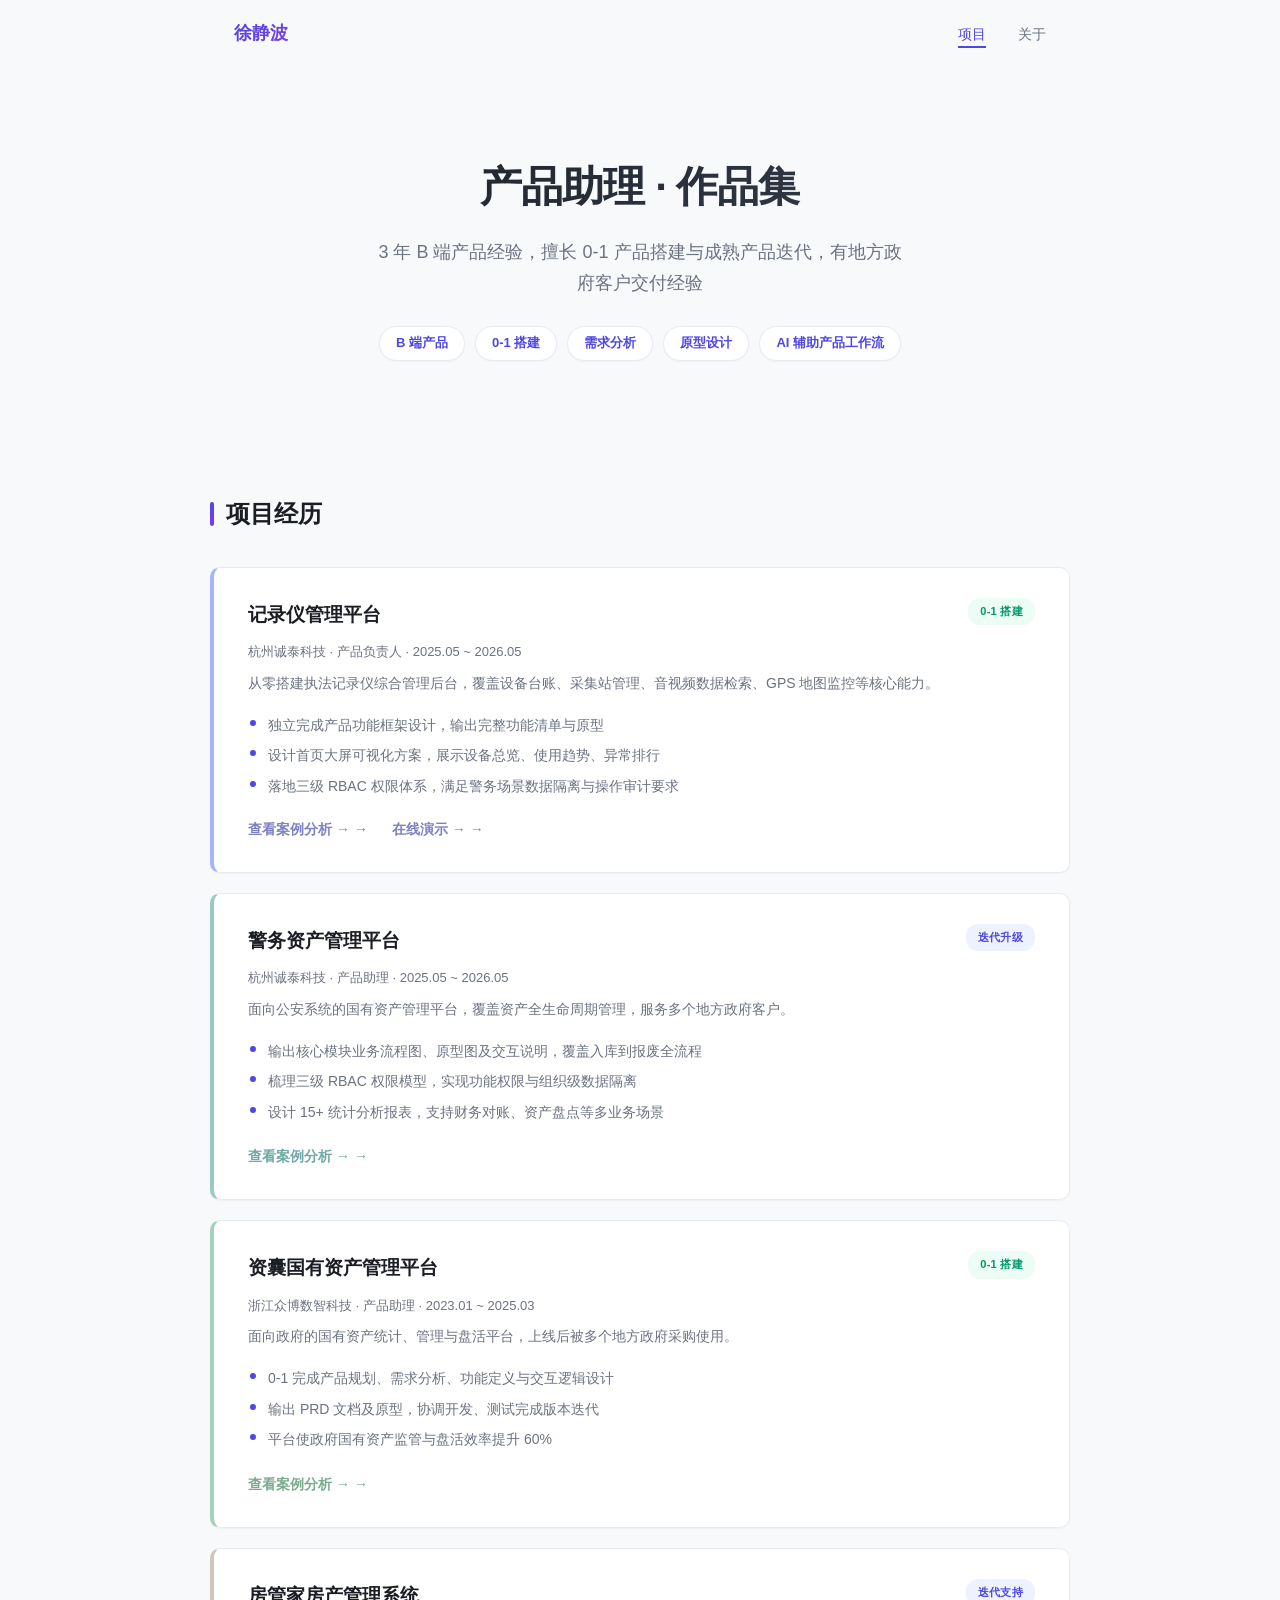
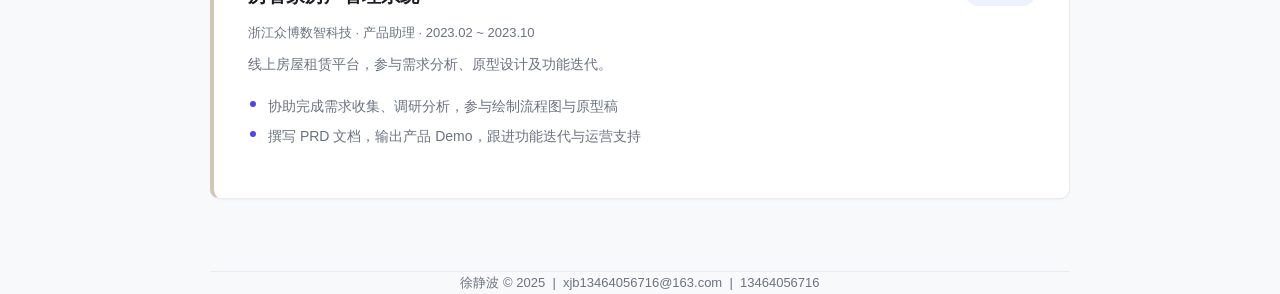
<file: index.html>
<!DOCTYPE html>
<html lang="zh-CN">
<head>
  <meta charset="UTF-8">
  <meta name="viewport" content="width=device-width, initial-scale=1.0">
  <title>徐静波 | 产品助理作品集</title>
  <link rel="stylesheet" href="css/style.css">
</head>
<body>

<nav>
  <a href="index.html" class="logo">徐静波</a>
  <ul class="nav-links">
    <li><a href="index.html" class="active">项目</a></li>
    <li><a href="about.html">关于</a></li>
  </ul>
</nav>

<section class="hero container">
  <h1>产品助理 · 作品集</h1>
  <p class="subtitle">3 年 B 端产品经验，擅长 0-1 产品搭建与成熟产品迭代，有地方政府客户交付经验</p>
  <div class="tags">
    <span class="tag">B 端产品</span>
    <span class="tag">0-1 搭建</span>
    <span class="tag">需求分析</span>
    <span class="tag">原型设计</span>
    <span class="tag">AI 辅助产品工作流</span>
  </div>
</section>

<section class="section container">
  <h2 class="section-title">项目经历</h2>

  <div class="project-grid">

    <!-- Project 1: 记录仪管理平台 -->
    <div class="project-card">
      <div class="card-header">
        <h3>记录仪管理平台</h3>
        <span class="badge badge-new">0-1 搭建</span>
      </div>
      <p class="role">杭州诚泰科技 · 产品负责人 · 2025.05 ~ 2026.05</p>
      <p class="desc">从零搭建执法记录仪综合管理后台，覆盖设备台账、采集站管理、音视频数据检索、GPS 地图监控等核心能力。</p>
      <ul class="highlights">
        <li>独立完成产品功能框架设计，输出完整功能清单与原型</li>
        <li>设计首页大屏可视化方案，展示设备总览、使用趋势、异常排行</li>
        <li>落地三级 RBAC 权限体系，满足警务场景数据隔离与操作审计要求</li>
      </ul>
      <div class="card-links">
        <a href="projects/recorder.html" class="card-link">查看案例分析 →</a>
        <a href="https://xujingbo0123-star.github.io/" class="card-link" target="_blank">在线演示 →</a>
      </div>
    </div>

    <!-- Project 2: 警务资产管理平台 -->
    <div class="project-card">
      <div class="card-header">
        <h3>警务资产管理平台</h3>
        <span class="badge badge-iter">迭代升级</span>
      </div>
      <p class="role">杭州诚泰科技 · 产品助理 · 2025.05 ~ 2026.05</p>
      <p class="desc">面向公安系统的国有资产管理平台，覆盖资产全生命周期管理，服务多个地方政府客户。</p>
      <ul class="highlights">
        <li>输出核心模块业务流程图、原型图及交互说明，覆盖入库到报废全流程</li>
        <li>梳理三级 RBAC 权限模型，实现功能权限与组织级数据隔离</li>
        <li>设计 15+ 统计分析报表，支持财务对账、资产盘点等多业务场景</li>
      </ul>
      <a href="projects/asset.html" class="card-link">查看案例分析 →</a>
    </div>

    <!-- Project 3: 资囊资产管理平台 -->
    <div class="project-card">
      <div class="card-header">
        <h3>资囊国有资产管理平台</h3>
        <span class="badge badge-new">0-1 搭建</span>
      </div>
      <p class="role">浙江众博数智科技 · 产品助理 · 2023.01 ~ 2025.03</p>
      <p class="desc">面向政府的国有资产统计、管理与盘活平台，上线后被多个地方政府采购使用。</p>
      <ul class="highlights">
        <li>0-1 完成产品规划、需求分析、功能定义与交互逻辑设计</li>
        <li>输出 PRD 文档及原型，协调开发、测试完成版本迭代</li>
        <li>平台使政府国有资产监管与盘活效率提升 60%</li>
      </ul>
      <a href="projects/asset.html#zisang" class="card-link">查看案例分析 →</a>
    </div>

    <!-- Project 4: 房管家房产管理系统 -->
    <div class="project-card">
      <div class="card-header">
        <h3>房管家房产管理系统</h3>
        <span class="badge badge-iter">迭代支持</span>
      </div>
      <p class="role">浙江众博数智科技 · 产品助理 · 2023.02 ~ 2023.10</p>
      <p class="desc">线上房屋租赁平台，参与需求分析、原型设计及功能迭代。</p>
      <ul class="highlights">
        <li>协助完成需求收集、调研分析，参与绘制流程图与原型稿</li>
        <li>撰写 PRD 文档，输出产品 Demo，跟进功能迭代与运营支持</li>
      </ul>
    </div>

  </div>
</section>

<footer class="container">
  <p>徐静波 &copy; 2025 &nbsp;|&nbsp; xjb13464056716@163.com &nbsp;|&nbsp; 13464056716</p>
</footer>

</body>
</html>
</file>
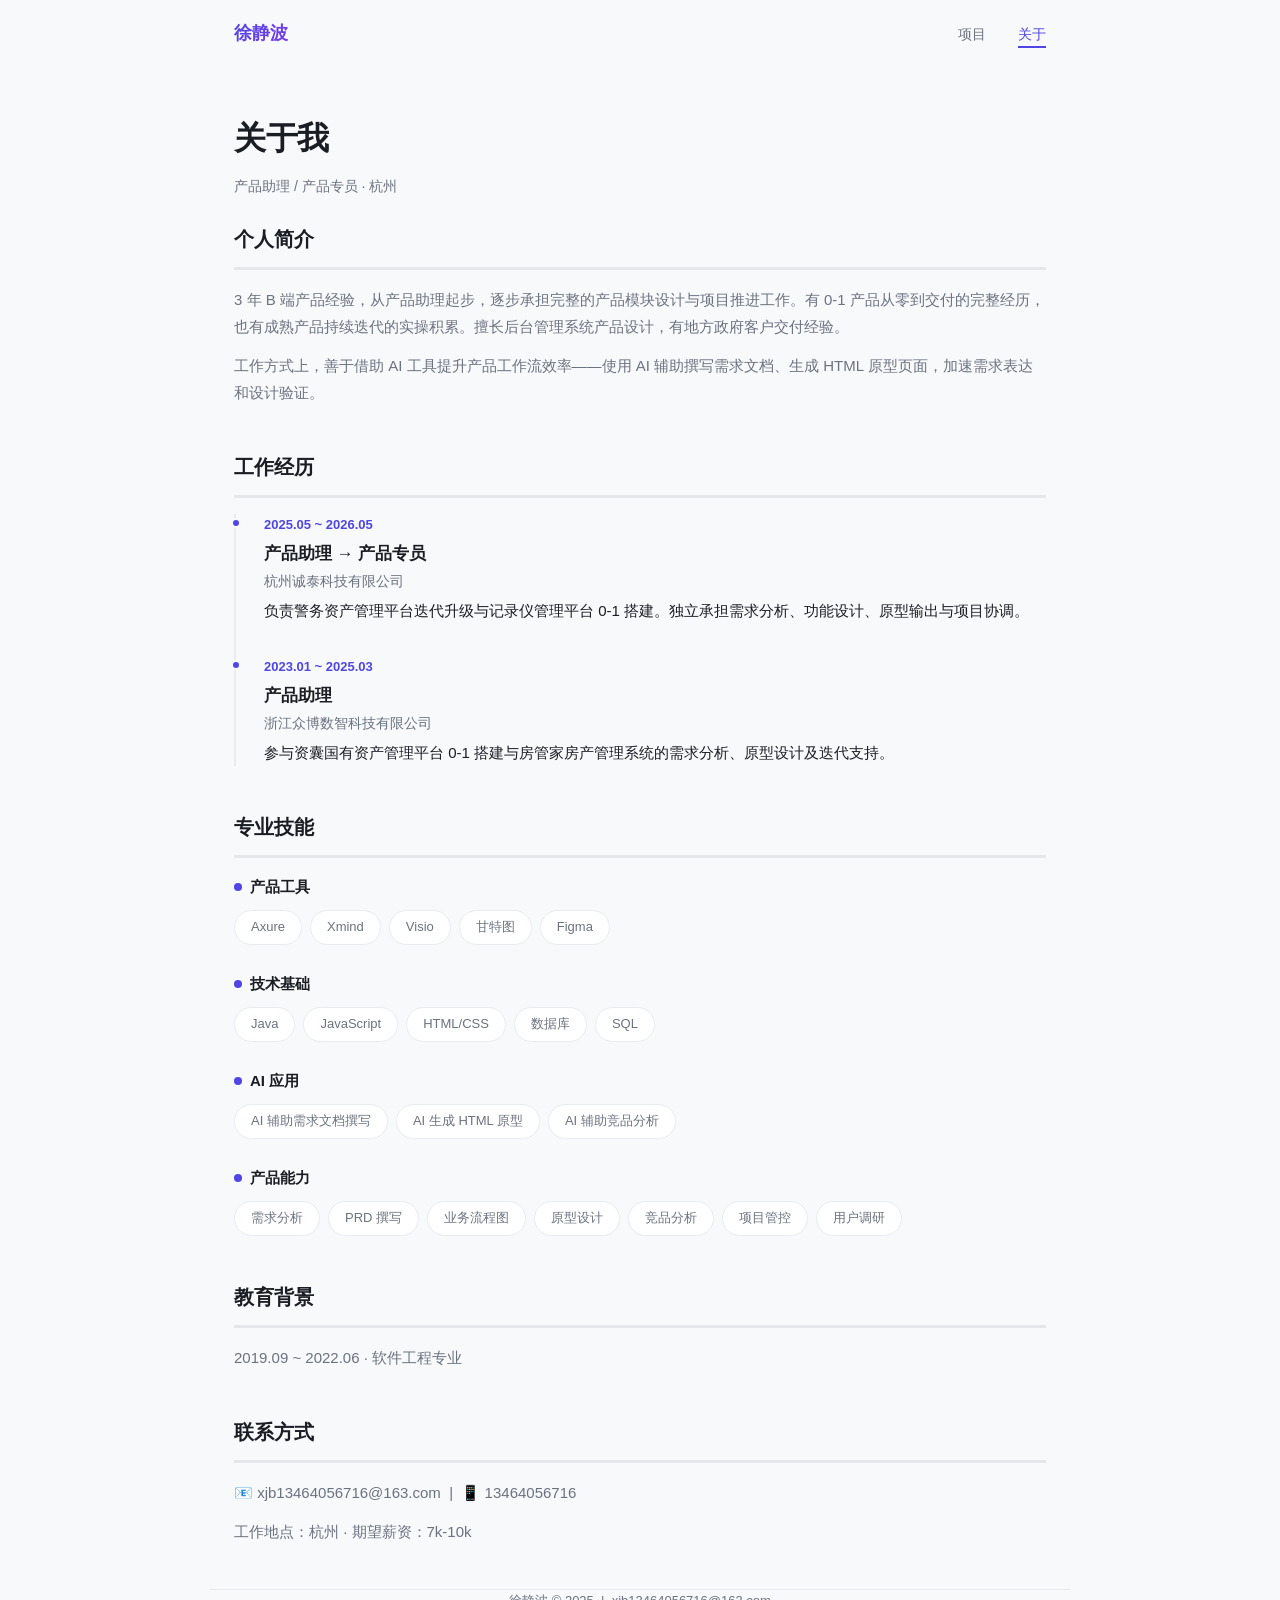
<file: about.html>
<!DOCTYPE html>
<html lang="zh-CN">
<head>
  <meta charset="UTF-8">
  <meta name="viewport" content="width=device-width, initial-scale=1.0">
  <title>关于我 | 徐静波</title>
  <link rel="stylesheet" href="css/style.css">
</head>
<body>

<nav>
  <a href="index.html" class="logo">徐静波</a>
  <ul class="nav-links">
    <li><a href="index.html">项目</a></li>
    <li><a href="about.html" class="active">关于</a></li>
  </ul>
</nav>

<div class="container">
  <div class="page-header">
    <h1>关于我</h1>
    <p class="meta">产品助理 / 产品专员 · 杭州</p>
  </div>

  <div class="content-block">
    <h2>个人简介</h2>
    <p>3 年 B 端产品经验，从产品助理起步，逐步承担完整的产品模块设计与项目推进工作。有 0-1 产品从零到交付的完整经历，也有成熟产品持续迭代的实操积累。擅长后台管理系统产品设计，有地方政府客户交付经验。</p>
    <p>工作方式上，善于借助 AI 工具提升产品工作流效率——使用 AI 辅助撰写需求文档、生成 HTML 原型页面，加速需求表达和设计验证。</p>
  </div>

  <div class="content-block">
    <h2>工作经历</h2>
    <div class="timeline">
      <div class="timeline-item">
        <div class="time">2025.05 ~ 2026.05</div>
        <h4>产品助理 → 产品专员</h4>
        <div class="company">杭州诚泰科技有限公司</div>
        <p style="margin-top:4px;color:var(--text-secondary);">负责警务资产管理平台迭代升级与记录仪管理平台 0-1 搭建。独立承担需求分析、功能设计、原型输出与项目协调。</p>
      </div>
      <div class="timeline-item">
        <div class="time">2023.01 ~ 2025.03</div>
        <h4>产品助理</h4>
        <div class="company">浙江众博数智科技有限公司</div>
        <p style="margin-top:4px;color:var(--text-secondary);">参与资囊国有资产管理平台 0-1 搭建与房管家房产管理系统的需求分析、原型设计及迭代支持。</p>
      </div>
    </div>
  </div>

  <div class="content-block">
    <h2>专业技能</h2>

    <div class="skill-group">
      <h3>产品工具</h3>
      <div class="skill-tags">
        <span class="skill-tag">Axure</span>
        <span class="skill-tag">Xmind</span>
        <span class="skill-tag">Visio</span>
        <span class="skill-tag">甘特图</span>
        <span class="skill-tag">Figma</span>
      </div>
    </div>

    <div class="skill-group">
      <h3>技术基础</h3>
      <div class="skill-tags">
        <span class="skill-tag">Java</span>
        <span class="skill-tag">JavaScript</span>
        <span class="skill-tag">HTML/CSS</span>
        <span class="skill-tag">数据库</span>
        <span class="skill-tag">SQL</span>
      </div>
    </div>

    <div class="skill-group">
      <h3>AI 应用</h3>
      <div class="skill-tags">
        <span class="skill-tag">AI 辅助需求文档撰写</span>
        <span class="skill-tag">AI 生成 HTML 原型</span>
        <span class="skill-tag">AI 辅助竞品分析</span>
      </div>
    </div>

    <div class="skill-group">
      <h3>产品能力</h3>
      <div class="skill-tags">
        <span class="skill-tag">需求分析</span>
        <span class="skill-tag">PRD 撰写</span>
        <span class="skill-tag">业务流程图</span>
        <span class="skill-tag">原型设计</span>
        <span class="skill-tag">竞品分析</span>
        <span class="skill-tag">项目管控</span>
        <span class="skill-tag">用户调研</span>
      </div>
    </div>
  </div>

  <div class="content-block">
    <h2>教育背景</h2>
    <p>2019.09 ~ 2022.06 · 软件工程专业</p>
  </div>

  <div class="content-block">
    <h2>联系方式</h2>
    <p>📧 xjb13464056716@163.com &nbsp;|&nbsp; 📱 13464056716</p>
    <p style="margin-top:4px;">工作地点：杭州 · 期望薪资：7k-10k</p>
  </div>

</div>

<footer class="container">
  <p>徐静波 &copy; 2025 &nbsp;|&nbsp; xjb13464056716@163.com</p>
</footer>

</body>
</html>
</file>
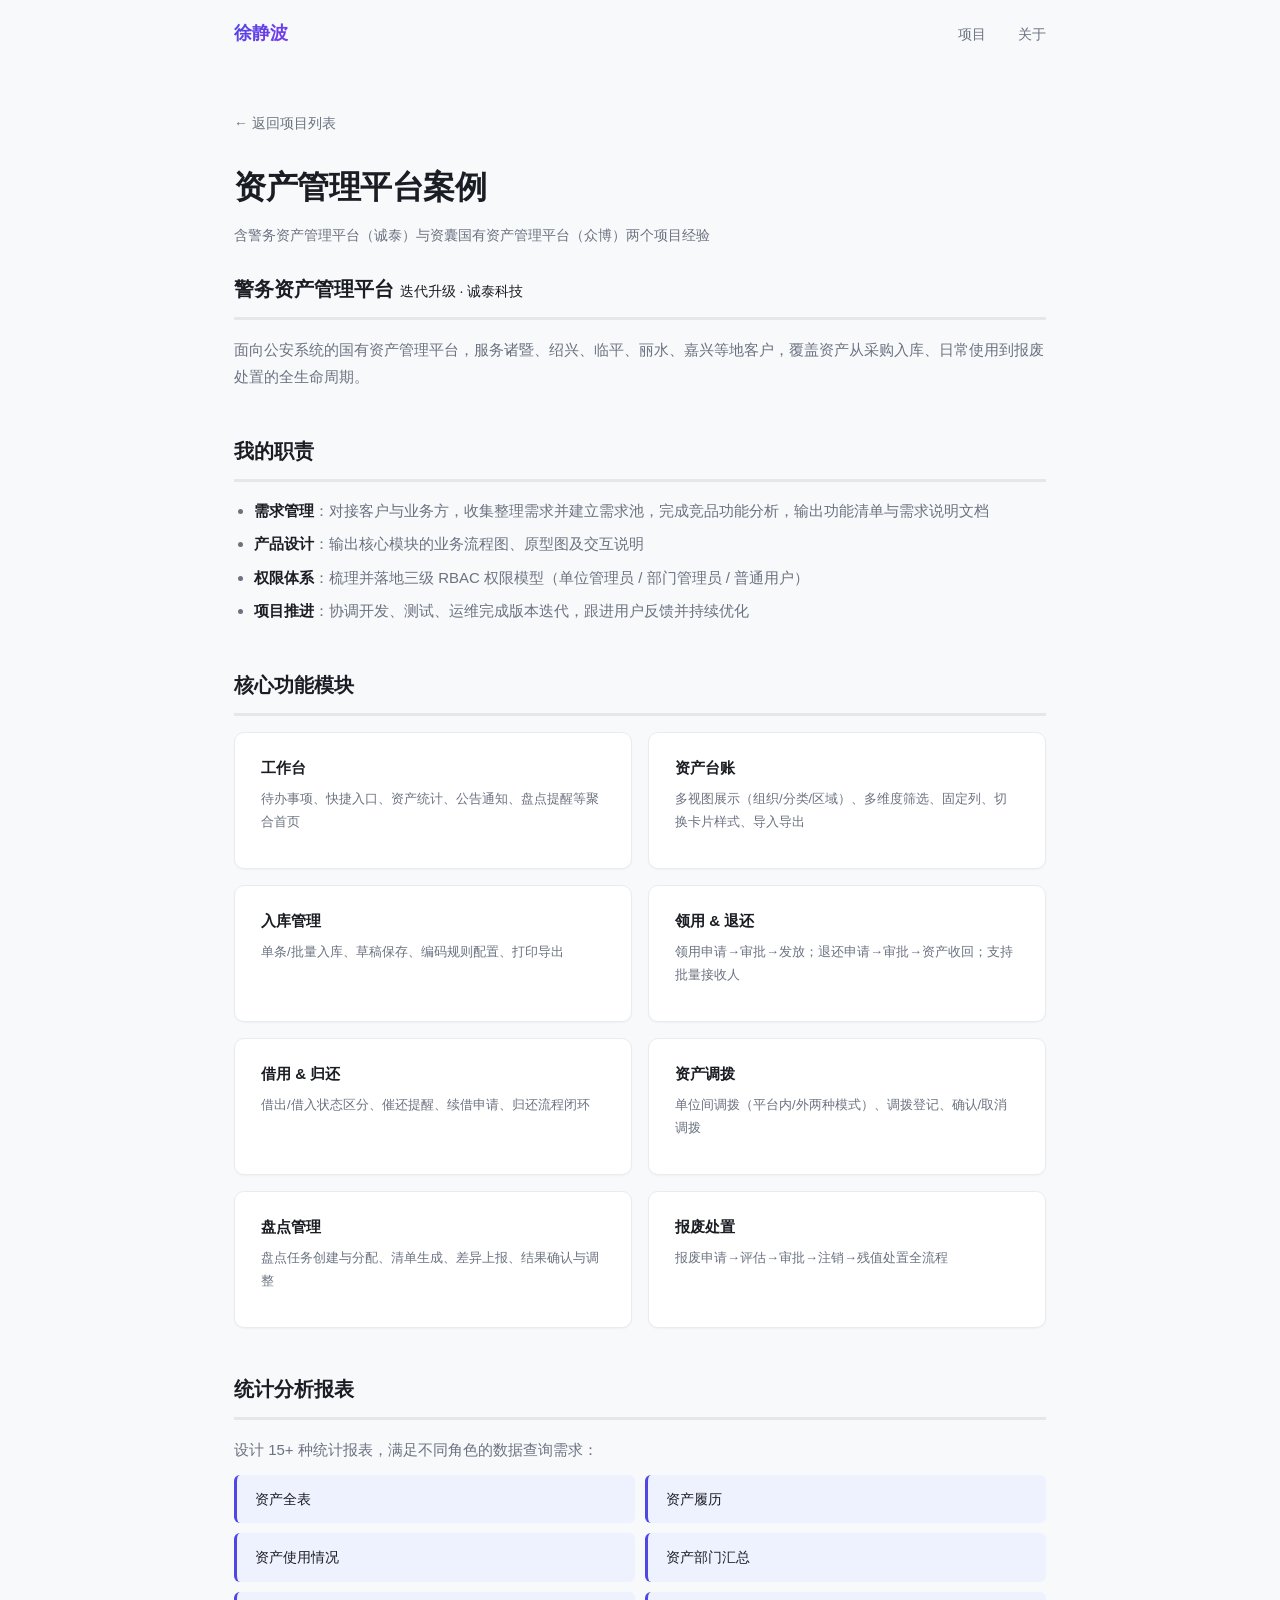
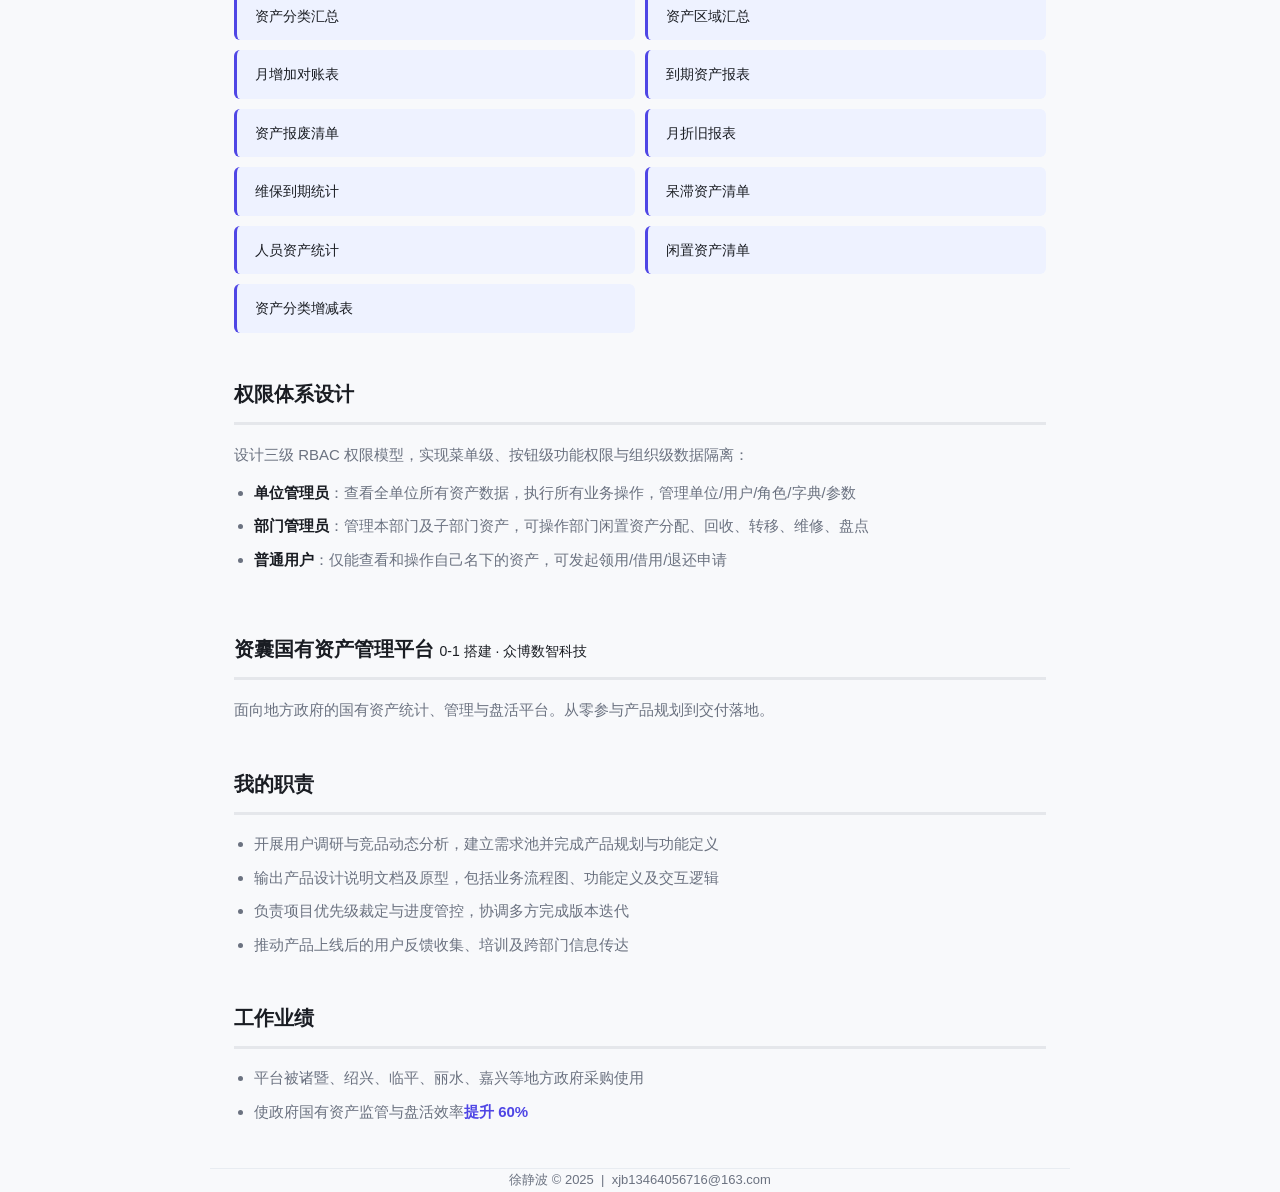
<file: projects/asset.html>
<!DOCTYPE html>
<html lang="zh-CN">
<head>
  <meta charset="UTF-8">
  <meta name="viewport" content="width=device-width, initial-scale=1.0">
  <title>资产管理平台 · 案例分析 | 徐静波</title>
  <link rel="stylesheet" href="../css/style.css">
</head>
<body>

<nav>
  <a href="../index.html" class="logo">徐静波</a>
  <ul class="nav-links">
    <li><a href="../index.html">项目</a></li>
    <li><a href="../about.html">关于</a></li>
  </ul>
</nav>

<div class="container">
  <div class="page-header">
    <a href="../index.html" class="back-link">← 返回项目列表</a>
    <h1>资产管理平台案例</h1>
    <p class="meta">含警务资产管理平台（诚泰）与资囊国有资产管理平台（众博）两个项目经验</p>
  </div>

  <!-- ===== 警务资产管理平台 ===== -->
  <div class="content-block" id="police">
    <h2>警务资产管理平台 <span style="font-size:14px;font-weight:400;color:var(--text-secondary);">迭代升级 · 诚泰科技</span></h2>
    <p>面向公安系统的国有资产管理平台，服务诸暨、绍兴、临平、丽水、嘉兴等地客户，覆盖资产从采购入库、日常使用到报废处置的全生命周期。</p>
  </div>

  <div class="content-block">
    <h2>我的职责</h2>
    <ul>
      <li><strong>需求管理</strong>：对接客户与业务方，收集整理需求并建立需求池，完成竞品功能分析，输出功能清单与需求说明文档</li>
      <li><strong>产品设计</strong>：输出核心模块的业务流程图、原型图及交互说明</li>
      <li><strong>权限体系</strong>：梳理并落地三级 RBAC 权限模型（单位管理员 / 部门管理员 / 普通用户）</li>
      <li><strong>项目推进</strong>：协调开发、测试、运维完成版本迭代，跟进用户反馈并持续优化</li>
    </ul>
  </div>

  <div class="content-block">
    <h2>核心功能模块</h2>
    <div class="module-list">
      <div class="module-card">
        <h4>工作台</h4>
        <p>待办事项、快捷入口、资产统计、公告通知、盘点提醒等聚合首页</p>
      </div>
      <div class="module-card">
        <h4>资产台账</h4>
        <p>多视图展示（组织/分类/区域）、多维度筛选、固定列、切换卡片样式、导入导出</p>
      </div>
      <div class="module-card">
        <h4>入库管理</h4>
        <p>单条/批量入库、草稿保存、编码规则配置、打印导出</p>
      </div>
      <div class="module-card">
        <h4>领用 & 退还</h4>
        <p>领用申请→审批→发放；退还申请→审批→资产收回；支持批量接收人</p>
      </div>
      <div class="module-card">
        <h4>借用 & 归还</h4>
        <p>借出/借入状态区分、催还提醒、续借申请、归还流程闭环</p>
      </div>
      <div class="module-card">
        <h4>资产调拨</h4>
        <p>单位间调拨（平台内/外两种模式）、调拨登记、确认/取消调拨</p>
      </div>
      <div class="module-card">
        <h4>盘点管理</h4>
        <p>盘点任务创建与分配、清单生成、差异上报、结果确认与调整</p>
      </div>
      <div class="module-card">
        <h4>报废处置</h4>
        <p>报废申请→评估→审批→注销→残值处置全流程</p>
      </div>
    </div>
  </div>

  <div class="content-block">
    <h2>统计分析报表</h2>
    <p>设计 15+ 种统计报表，满足不同角色的数据查询需求：</p>
    <div class="feature-grid">
      <div class="feature-item">资产全表</div>
      <div class="feature-item">资产履历</div>
      <div class="feature-item">资产使用情况</div>
      <div class="feature-item">资产部门汇总</div>
      <div class="feature-item">资产分类汇总</div>
      <div class="feature-item">资产区域汇总</div>
      <div class="feature-item">月增加对账表</div>
      <div class="feature-item">到期资产报表</div>
      <div class="feature-item">资产报废清单</div>
      <div class="feature-item">月折旧报表</div>
      <div class="feature-item">维保到期统计</div>
      <div class="feature-item">呆滞资产清单</div>
      <div class="feature-item">人员资产统计</div>
      <div class="feature-item">闲置资产清单</div>
      <div class="feature-item">资产分类增减表</div>
    </div>
  </div>

  <div class="content-block">
    <h2>权限体系设计</h2>
    <p>设计三级 RBAC 权限模型，实现菜单级、按钮级功能权限与组织级数据隔离：</p>
    <ul>
      <li><strong>单位管理员</strong>：查看全单位所有资产数据，执行所有业务操作，管理单位/用户/角色/字典/参数</li>
      <li><strong>部门管理员</strong>：管理本部门及子部门资产，可操作部门闲置资产分配、回收、转移、维修、盘点</li>
      <li><strong>普通用户</strong>：仅能查看和操作自己名下的资产，可发起领用/借用/退还申请</li>
    </ul>
  </div>

  <!-- ===== 资囊平台 ===== -->
  <div class="content-block" id="zisang" style="margin-top:60px;">
    <h2>资囊国有资产管理平台 <span style="font-size:14px;font-weight:400;color:var(--text-secondary);">0-1 搭建 · 众博数智科技</span></h2>
    <p>面向地方政府的国有资产统计、管理与盘活平台。从零参与产品规划到交付落地。</p>
  </div>

  <div class="content-block">
    <h2>我的职责</h2>
    <ul>
      <li>开展用户调研与竞品动态分析，建立需求池并完成产品规划与功能定义</li>
      <li>输出产品设计说明文档及原型，包括业务流程图、功能定义及交互逻辑</li>
      <li>负责项目优先级裁定与进度管控，协调多方完成版本迭代</li>
      <li>推动产品上线后的用户反馈收集、培训及跨部门信息传达</li>
    </ul>
  </div>

  <div class="content-block">
    <h2>工作业绩</h2>
    <ul>
      <li>平台被诸暨、绍兴、临平、丽水、嘉兴等地方政府采购使用</li>
      <li>使政府国有资产监管与盘活效率<span style="font-weight:700;color:var(--accent);">提升 60%</span></li>
    </ul>
  </div>

</div>

<footer class="container">
  <p>徐静波 &copy; 2025 &nbsp;|&nbsp; xjb13464056716@163.com</p>
</footer>

</body>
</html>
</file>
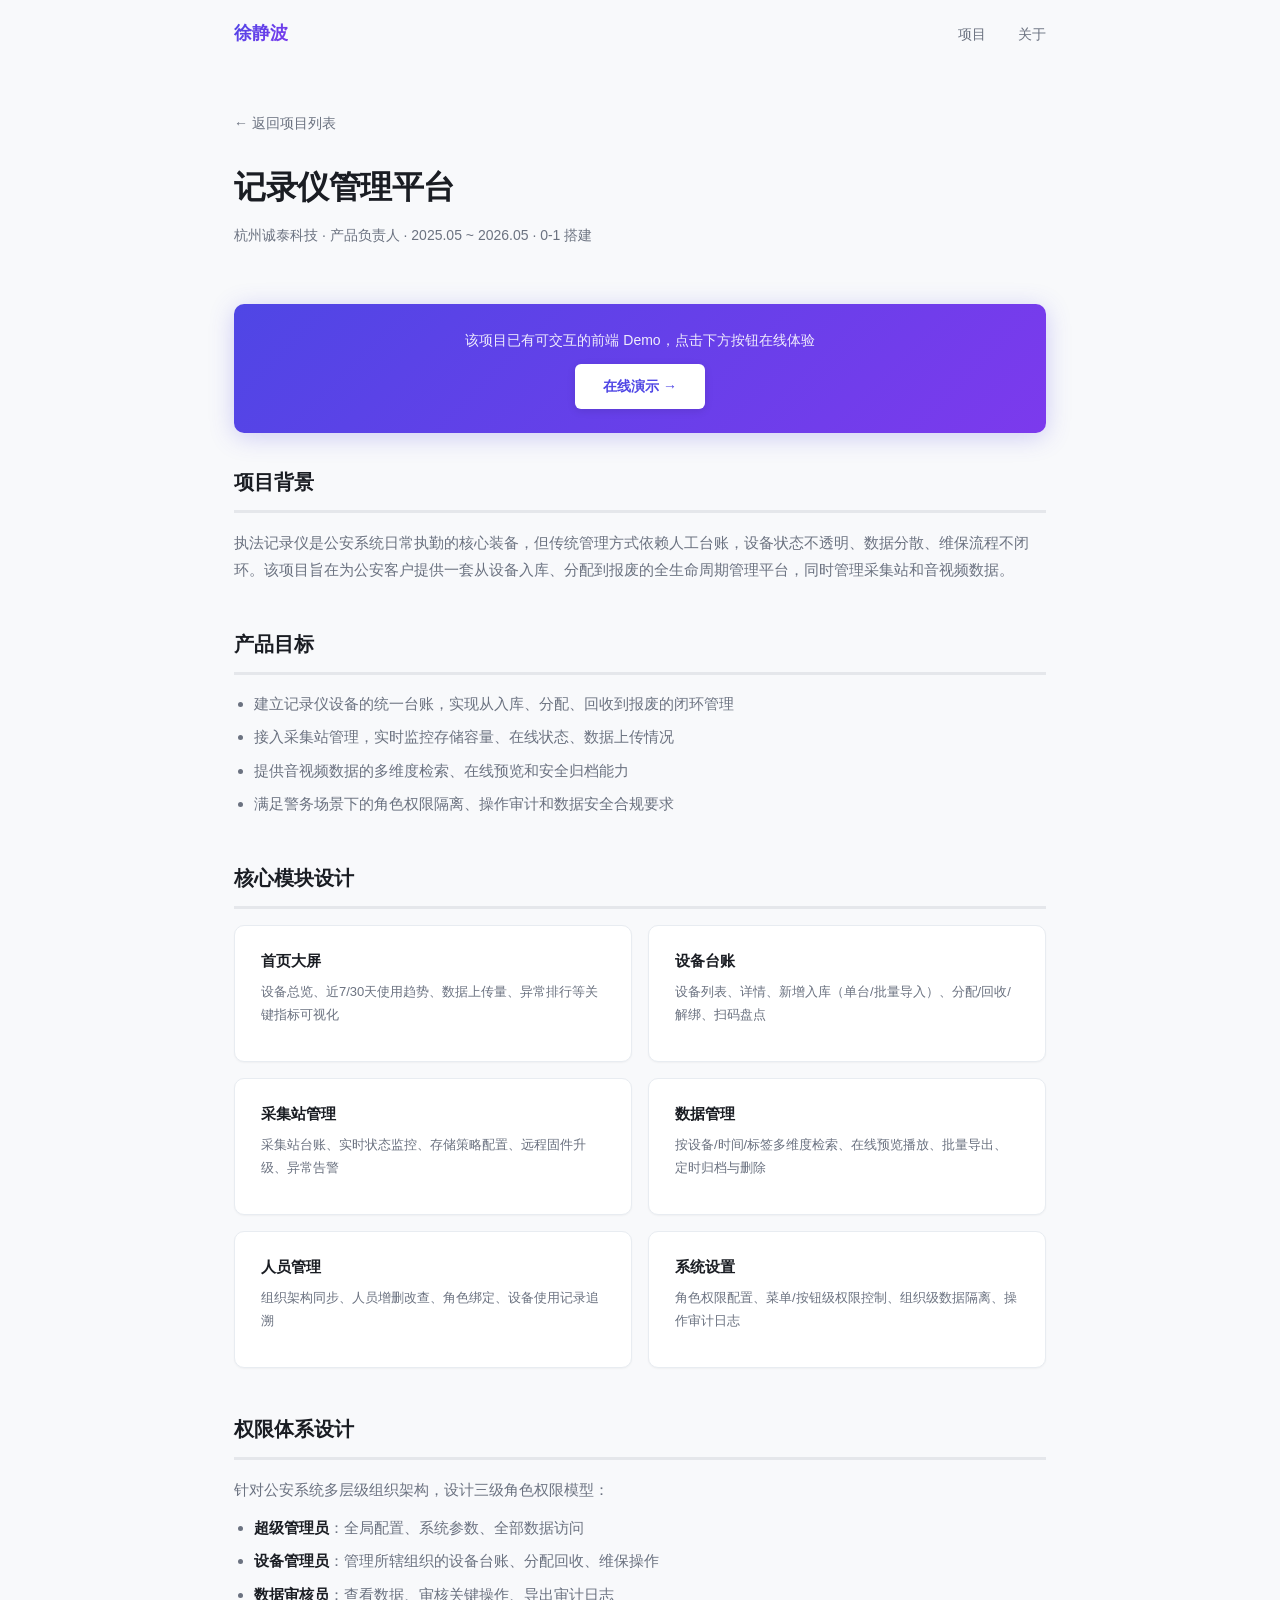
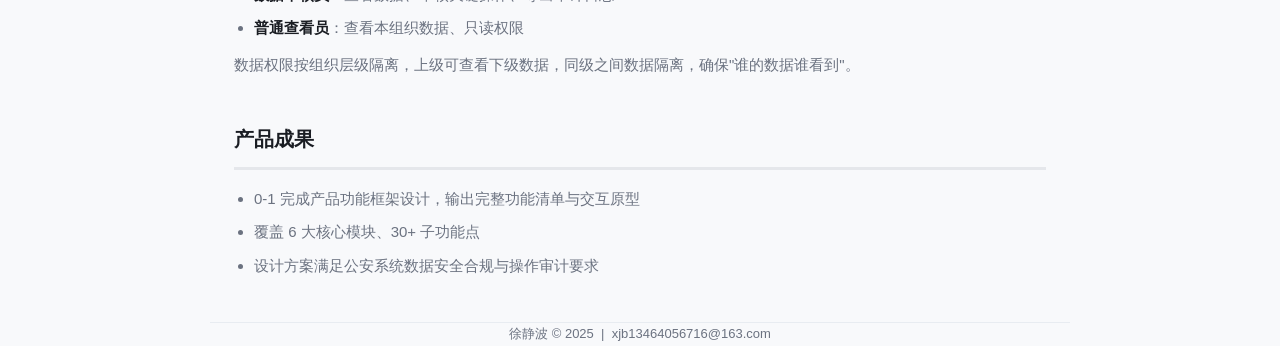
<file: projects/recorder.html>
<!DOCTYPE html>
<html lang="zh-CN">
<head>
  <meta charset="UTF-8">
  <meta name="viewport" content="width=device-width, initial-scale=1.0">
  <title>记录仪管理平台 · 案例分析 | 徐静波</title>
  <link rel="stylesheet" href="../css/style.css">
</head>
<body>

<nav>
  <a href="../index.html" class="logo">徐静波</a>
  <ul class="nav-links">
    <li><a href="../index.html">项目</a></li>
    <li><a href="../about.html">关于</a></li>
  </ul>
</nav>

<div class="container">
  <div class="page-header">
    <a href="../index.html" class="back-link">← 返回项目列表</a>
    <h1>记录仪管理平台</h1>
    <p class="meta">杭州诚泰科技 · 产品负责人 · 2025.05 ~ 2026.05 · 0-1 搭建</p>
  </div>

  <div class="demo-banner">
    <p>该项目已有可交互的前端 Demo，点击下方按钮在线体验</p>
    <a href="https://xujingbo0123-star.github.io/" class="demo-btn" target="_blank">在线演示 →</a>
  </div>

  <div class="content-block">
    <h2>项目背景</h2>
    <p>执法记录仪是公安系统日常执勤的核心装备，但传统管理方式依赖人工台账，设备状态不透明、数据分散、维保流程不闭环。该项目旨在为公安客户提供一套从设备入库、分配到报废的全生命周期管理平台，同时管理采集站和音视频数据。</p>
  </div>

  <div class="content-block">
    <h2>产品目标</h2>
    <ul>
      <li>建立记录仪设备的统一台账，实现从入库、分配、回收到报废的闭环管理</li>
      <li>接入采集站管理，实时监控存储容量、在线状态、数据上传情况</li>
      <li>提供音视频数据的多维度检索、在线预览和安全归档能力</li>
      <li>满足警务场景下的角色权限隔离、操作审计和数据安全合规要求</li>
    </ul>
  </div>

  <div class="content-block">
    <h2>核心模块设计</h2>
    <div class="module-list">
      <div class="module-card">
        <h4>首页大屏</h4>
        <p>设备总览、近7/30天使用趋势、数据上传量、异常排行等关键指标可视化</p>
      </div>
      <div class="module-card">
        <h4>设备台账</h4>
        <p>设备列表、详情、新增入库（单台/批量导入）、分配/回收/解绑、扫码盘点</p>
      </div>
      <div class="module-card">
        <h4>采集站管理</h4>
        <p>采集站台账、实时状态监控、存储策略配置、远程固件升级、异常告警</p>
      </div>
      <div class="module-card">
        <h4>数据管理</h4>
        <p>按设备/时间/标签多维度检索、在线预览播放、批量导出、定时归档与删除</p>
      </div>
      <div class="module-card">
        <h4>人员管理</h4>
        <p>组织架构同步、人员增删改查、角色绑定、设备使用记录追溯</p>
      </div>
      <div class="module-card">
        <h4>系统设置</h4>
        <p>角色权限配置、菜单/按钮级权限控制、组织级数据隔离、操作审计日志</p>
      </div>
    </div>
  </div>

  <div class="content-block">
    <h2>权限体系设计</h2>
    <p>针对公安系统多层级组织架构，设计三级角色权限模型：</p>
    <ul>
      <li><strong>超级管理员</strong>：全局配置、系统参数、全部数据访问</li>
      <li><strong>设备管理员</strong>：管理所辖组织的设备台账、分配回收、维保操作</li>
      <li><strong>数据审核员</strong>：查看数据、审核关键操作、导出审计日志</li>
      <li><strong>普通查看员</strong>：查看本组织数据、只读权限</li>
    </ul>
    <p style="margin-top:10px;">数据权限按组织层级隔离，上级可查看下级数据，同级之间数据隔离，确保"谁的数据谁看到"。</p>
  </div>

  <div class="content-block">
    <h2>产品成果</h2>
    <ul>
      <li>0-1 完成产品功能框架设计，输出完整功能清单与交互原型</li>
      <li>覆盖 6 大核心模块、30+ 子功能点</li>
      <li>设计方案满足公安系统数据安全合规与操作审计要求</li>
    </ul>
  </div>

</div>

<footer class="container">
  <p>徐静波 &copy; 2025 &nbsp;|&nbsp; xjb13464056716@163.com</p>
</footer>

</body>
</html>
</file>
<file: css/style.css>
/* ===== Reset & Base ===== */
*, *::before, *::after { box-sizing: border-box; margin: 0; padding: 0; }

:root {
  --bg: #f8f9fb;
  --surface: #fff;
  --border: #e8ecf1;
  --text: #1a1d23;
  --text-muted: #6b7280;
  --accent: #4f46e5;
  --accent-2: #7c3aed;
  --accent-light: #eef2ff;
  --green: #059669;
  --green-light: #ecfdf5;
  --orange: #ea580c;
  --orange-light: #fff7ed;
  --teal: #0d9488;
  --teal-light: #f0fdfa;
  --radius: 10px;
  --radius-sm: 6px;
  --max-width: 860px;
  --shadow-sm: 0 1px 2px rgba(0,0,0,.04);
  --shadow-md: 0 4px 20px rgba(0,0,0,.06);
  --shadow-lg: 0 8px 40px rgba(0,0,0,.08);
}

html { scroll-behavior: smooth; }

body {
  font-family: -apple-system, BlinkMacSystemFont, "Segoe UI", "PingFang SC", "Microsoft YaHei", sans-serif;
  background: var(--bg);
  color: var(--text);
  line-height: 1.75;
  font-size: 15px;
  -webkit-font-smoothing: antialiased;
}

a { color: var(--accent); text-decoration: none; transition: color .15s; }
a:hover { color: var(--accent-2); }

/* ===== Nav ===== */
nav {
  max-width: var(--max-width);
  margin: 0 auto;
  padding: 18px 24px 0;
  display: flex;
  justify-content: space-between;
  align-items: center;
}

nav .logo {
  font-weight: 800;
  font-size: 18px;
  color: var(--text);
  background: linear-gradient(135deg, var(--accent), var(--accent-2));
  -webkit-background-clip: text;
  -webkit-text-fill-color: transparent;
  background-clip: text;
}
nav .logo:hover { opacity: .8; }

nav .nav-links { display: flex; gap: 32px; list-style: none; }
nav .nav-links a {
  color: var(--text-muted);
  font-size: 14px;
  font-weight: 500;
  padding-bottom: 4px;
  border-bottom: 2px solid transparent;
  transition: color .15s, border-color .15s;
}
nav .nav-links a:hover,
nav .nav-links a.active { color: var(--accent); border-bottom-color: var(--accent); text-decoration: none; }

/* ===== Layout ===== */
.container { max-width: var(--max-width); margin: 0 auto; padding: 0 24px; }

.section { padding: 72px 0; }
.section-title {
  font-size: 24px;
  font-weight: 800;
  margin-bottom: 32px;
  display: flex;
  align-items: center;
  gap: 12px;
  position: relative;
  z-index: 1;
}
.section-title::before {
  content: "";
  display: inline-block;
  width: 4px;
  height: 24px;
  background: linear-gradient(180deg, var(--accent), var(--accent-2));
  border-radius: 2px;
}

/* ===== Hero ===== */
.hero { padding: 100px 0 60px; text-align: center; }

.hero h1 {
  font-size: 42px;
  font-weight: 900;
  letter-spacing: -1px;
  margin-bottom: 14px;
  background: linear-gradient(135deg, var(--text) 0%, #374151 100%);
  -webkit-background-clip: text;
  -webkit-text-fill-color: transparent;
  background-clip: text;
}
.hero .subtitle {
  font-size: 18px;
  color: var(--text-muted);
  max-width: 540px;
  margin: 0 auto 28px;
  line-height: 1.7;
}
.hero .tags {
  display: flex;
  gap: 10px;
  justify-content: center;
  flex-wrap: wrap;
  position: relative;
  z-index: 1;
}
.hero .tag {
  background: var(--surface);
  color: var(--accent);
  padding: 5px 16px;
  border-radius: 20px;
  font-size: 13px;
  font-weight: 600;
  border: 1px solid var(--border);
  box-shadow: var(--shadow-sm);
  transition: transform .15s, box-shadow .15s;
}
.hero .tag:hover { transform: translateY(-1px); box-shadow: var(--shadow-md); }

/* ===== Project Cards ===== */
.project-grid { display: flex; flex-direction: column; gap: 20px; }

.project-card {
  background: var(--surface);
  border: 1px solid var(--border);
  border-left: 4px solid var(--accent);
  border-radius: var(--radius);
  padding: 30px 34px;
  box-shadow: var(--shadow-sm);
  transition: box-shadow .25s, transform .25s, border-left-color .25s;
}
.project-card:hover {
  box-shadow: var(--shadow-lg);
  transform: translateY(-2px);
}

.project-card .card-header { display: flex; justify-content: space-between; align-items: flex-start; gap: 16px; margin-bottom: 10px; }
.project-card h3 { font-size: 19px; font-weight: 700; }

.project-card .badge {
  font-size: 11px;
  padding: 4px 12px;
  border-radius: 12px;
  font-weight: 700;
  white-space: nowrap;
  letter-spacing: .3px;
  text-transform: uppercase;
}
.badge-new { background: var(--green-light); color: var(--green); }
.badge-iter { background: var(--accent-light); color: var(--accent); }

.project-card .role { font-size: 13px; color: var(--text-muted); margin-bottom: 8px; }
.project-card .desc { font-size: 14px; color: var(--text-muted); margin-bottom: 14px; line-height: 1.7; }
.project-card .highlights { list-style: none; margin-bottom: 16px; }
.project-card .highlights li {
  font-size: 14px;
  padding: 3px 0 3px 20px;
  position: relative;
  color: var(--text-muted);
}
.project-card .highlights li::before {
  content: "";
  position: absolute;
  left: 2px;
  top: 10px;
  width: 6px;
  height: 6px;
  background: var(--accent);
  border-radius: 50%;
}

.project-card .card-link {
  font-size: 14px;
  font-weight: 700;
  display: inline-flex;
  align-items: center;
  gap: 4px;
}
.project-card .card-link::after { content: " →"; transition: transform .15s; }
.project-card .card-link:hover::after { transform: translateX(3px); }
.project-card .card-links { display: flex; gap: 24px; }

/* Color variants for cards — muted tones */
.project-card:nth-child(1) { border-left-color: #a5b4fc; }
.project-card:nth-child(2) { border-left-color: #99c9c5; }
.project-card:nth-child(3) { border-left-color: #a7d0b9; }
.project-card:nth-child(4) { border-left-color: #d4c5b9; }
.project-card:nth-child(1) .card-link,
.project-card:nth-child(1) .highlights li::before { color: #7c80c4; }
.project-card:nth-child(2) .card-link,
.project-card:nth-child(2) .highlights li::before { color: #6fa8a4; }
.project-card:nth-child(3) .card-link,
.project-card:nth-child(3) .highlights li::before { color: #7aaa8e; }
.project-card:nth-child(4) .card-link,
.project-card:nth-child(4) .highlights li::before { color: #b0a094; }

/* ===== Project Detail Page ===== */
.page-header {
  padding: 60px 0 24px;
  position: relative;
}
.page-header h1 { font-size: 32px; font-weight: 900; letter-spacing: -.5px; }
.page-header .meta { color: var(--text-muted); font-size: 14px; margin-top: 8px; }

.content-block { margin-bottom: 44px; }
.content-block h2 {
  font-size: 20px;
  font-weight: 800;
  margin-bottom: 16px;
  padding-bottom: 10px;
  border-bottom: 3px solid #e5e7eb;
}
.content-block p { color: var(--text-muted); margin-bottom: 12px; line-height: 1.8; }
.content-block ul { padding-left: 20px; color: var(--text-muted); }
.content-block ul li { margin-bottom: 8px; line-height: 1.7; }
.content-block ul li strong { color: var(--text); }

.feature-grid { display: grid; grid-template-columns: 1fr 1fr; gap: 10px; }
.feature-item {
  background: var(--accent-light);
  padding: 12px 18px;
  border-radius: var(--radius-sm);
  font-size: 14px;
  color: var(--text);
  font-weight: 500;
  border-left: 3px solid var(--accent);
  transition: transform .15s;
}
.feature-item:hover { transform: translateX(3px); }

.module-list { display: grid; grid-template-columns: 1fr 1fr; gap: 16px; }
.module-card {
  background: var(--surface);
  border: 1px solid var(--border);
  border-radius: var(--radius);
  padding: 22px 26px;
  box-shadow: var(--shadow-sm);
  transition: box-shadow .2s, transform .2s;
}
.module-card:hover { box-shadow: var(--shadow-md); transform: translateY(-1px); }
.module-card h4 { font-size: 15px; font-weight: 700; margin-bottom: 6px; }
.module-card p { font-size: 13px; color: var(--text-muted); }

/* ===== About Page ===== */
.skill-group { margin-bottom: 26px; }
.skill-group h3 {
  font-size: 15px;
  font-weight: 700;
  margin-bottom: 10px;
  color: var(--text);
  display: flex;
  align-items: center;
  gap: 8px;
}
.skill-group h3::before {
  content: "";
  display: inline-block;
  width: 8px;
  height: 8px;
  background: var(--accent);
  border-radius: 50%;
}

.skill-tags { display: flex; flex-wrap: wrap; gap: 8px; }
.skill-tag {
  background: var(--surface);
  border: 1px solid var(--border);
  padding: 5px 16px;
  border-radius: 20px;
  font-size: 13px;
  font-weight: 500;
  color: var(--text-muted);
  transition: all .15s;
}
.skill-tag:hover { border-color: var(--accent); color: var(--accent); background: var(--accent-light); }

.timeline { position: relative; padding-left: 28px; border-left: 2px solid var(--border); }
.timeline-item { margin-bottom: 32px; position: relative; }
.timeline-item::before {
  content: "";
  position: absolute;
  left: -33px;
  top: 4px;
  width: 10px;
  height: 10px;
  background: var(--accent);
  border-radius: 50%;
  border: 2px solid var(--bg);
}
.timeline-item .time { font-size: 13px; color: var(--accent); font-weight: 600; margin-bottom: 2px; }
.timeline-item h4 { font-size: 17px; font-weight: 700; }
.timeline-item .company { font-size: 14px; color: var(--text-muted); }

/* ===== Footer ===== */
footer {
  text-align: center;
  padding: 40px 24px;
  color: var(--text-muted);
  font-size: 13px;
  border-top: 1px solid var(--border);
  margin-top: 60px;
}

/* ===== Demo Banner ===== */
.demo-banner {
  background: linear-gradient(135deg, var(--accent), var(--accent-2));
  color: #fff;
  text-align: center;
  padding: 24px 32px;
  border-radius: var(--radius);
  margin: 32px 0;
  box-shadow: 0 4px 24px rgba(79,70,229,.25);
}
.demo-banner p { color: rgba(255,255,255,.9); margin-bottom: 12px; font-size: 14px; }
.demo-btn {
  display: inline-block;
  background: #fff;
  color: var(--accent);
  padding: 10px 28px;
  border-radius: var(--radius-sm);
  font-weight: 700;
  font-size: 14px;
  transition: transform .2s, box-shadow .2s;
  box-shadow: 0 2px 8px rgba(0,0,0,.1);
}
.demo-btn:hover { text-decoration: none; transform: scale(1.04); box-shadow: 0 4px 16px rgba(0,0,0,.15); }

/* ===== Back Link ===== */
.back-link {
  display: inline-flex;
  align-items: center;
  gap: 4px;
  font-size: 14px;
  color: var(--text-muted);
  margin-bottom: 24px;
  font-weight: 500;
  transition: color .15s;
}
.back-link:hover { color: var(--accent); }

/* ===== Responsive ===== */
@media (max-width: 640px) {
  .hero { padding: 60px 0 40px; }
  .hero h1 { font-size: 30px; }
  .hero .subtitle { font-size: 15px; }
  .hero::before { width: 300px; height: 300px; top: -60px; }
  .feature-grid, .module-list { grid-template-columns: 1fr; }
  .project-card { padding: 22px 20px; }
  .project-card .card-header { flex-direction: column; gap: 6px; }
  nav .nav-links { gap: 18px; }
  .page-header h1 { font-size: 26px; }
}
</file>
